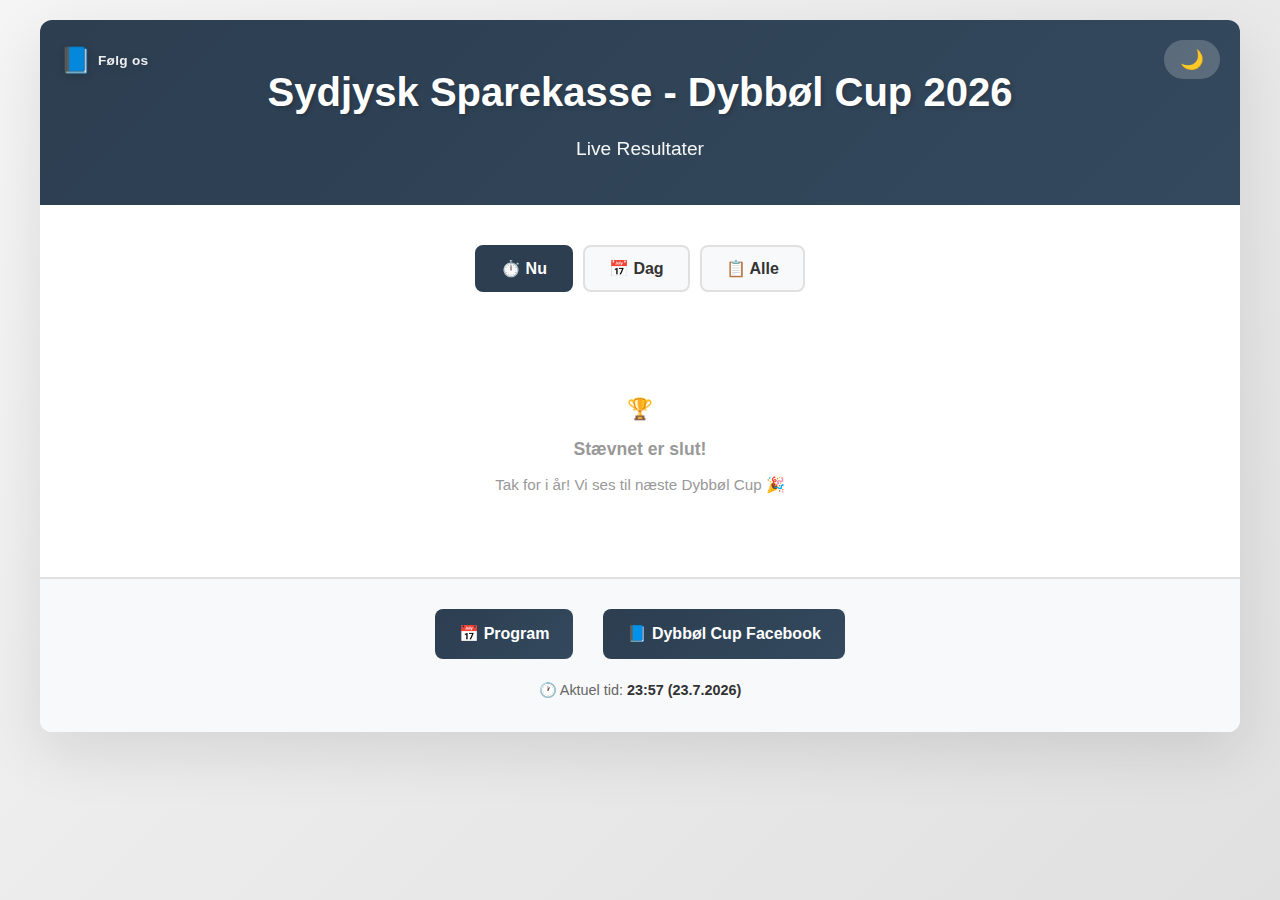
<file: Index.html>
<!DOCTYPE html>
<html lang="da">
<head>
    <meta charset="UTF-8">
    <meta name="viewport" content="width=device-width, initial-scale=1.0">
    <title>Sydjysk Sparekasse - Dybbøl Cup 2026</title>
    <link rel="stylesheet" href="lighttheme.css">
    <link rel="stylesheet" href="darktheme.css">
</head>
<body>
    <div class="container">
        <header>
            <button class="theme-toggle" id="themeToggle" aria-label="Toggle theme">
                <span id="themeIcon">🌙</span>
            </button>
            <a href="https://www.facebook.com/people/DC/61571639704588/" class="header-facebook-link" target="_blank" rel="noopener noreferrer" title="Dybbøl Cup Facebook">
                <span class="fb-icon">📘</span>
                <span class="fb-text">Følg os</span>
            </a>
            <h1>Sydjysk Sparekasse - Dybbøl Cup 2026</h1>
            <p>Live Resultater</p>
        </header>

        <div class="content">
            <!-- Filter Tabs -->
            <div class="filter-tabs">
                <button class="tab-button active" data-filter="now">⏱️ Nu</button>
                <button class="tab-button" data-filter="day">📅 Dag</button>
                <button class="tab-button" data-filter="all">📋 Alle</button>
            </div>

            <!-- Day Selector (hidden by default) -->
            <div class="day-selector" id="daySelector" style="display: none;">
                <button class="day-button" data-day="9.1.2026">Fredag 9/1</button>
                <button class="day-button" data-day="10.1.2026">Lørdag 10/1</button>
                <button class="day-button" data-day="11.1.2026">Søndag 11/1</button>
            </div>

            <!-- Court Filter (hidden by default) -->
            <div class="court-filter" id="courtFilter" style="display: none;">
                <div class="court-filter-label">Baner:</div>
                <div class="court-buttons" id="courtButtons">
                    <!-- Court buttons will be dynamically generated -->
                </div>
            </div>

            <div class="groups-container" id="groupsContainer">
                <!-- Groups will be loaded here by JavaScript -->
            </div>

            <div class="no-results" id="noResults" style="display: none;">
                Ingen grupper fundet
            </div>
        </div>

        <footer>
            <div class="footer-links">
                <a href="https://www.meinturnierplan.de/mt?DybboelCup26" class="footer-link" target="_blank" rel="noopener noreferrer">
                    📅 Program
                </a>
                <a href="https://www.facebook.com/people/DC/61571639704588/" class="footer-link" target="_blank" rel="noopener noreferrer">
                    📘 Dybbøl Cup Facebook
                </a>
            </div>
            <div class="footer-time">
                🕐 Aktuel tid: <span id="currentTime">--:--</span>
            </div>
        </footer>
    </div>

    <!-- Inline JSON data to avoid CORS issues with file:// protocol -->
    <script id="presentation-data" type="application/json">
[
  {
    "Group": "U5 Mix",
    "PresentationLink": "https://www.meinturnierplan.de/showit.php?id=26g4v98lg9",
    "Court": "Bane 1C (Rød)",
    "ScheduleDate": "10.1.2026",
    "StartTime": "08:30",
    "EndTime": "09:20"
  },
  {
    "Group": "U6 Mix - Gruppe 1",
    "PresentationLink": "https://www.meinturnierplan.de/showit.php?id=26u3k2vxrv",
    "Court": "Bane 1B (Gul)",
    "ScheduleDate": "10.1.2026",
    "StartTime": "08:30",
    "EndTime": "09:17"
  },
  {
    "Group": "U6 Mix - Gruppe 2",
    "PresentationLink": "https://www.meinturnierplan.de/showit.php?id=27fd2do656",
    "Court": "Bane 1A (Grøn)",
    "ScheduleDate": "10.1.2026",
    "StartTime": "08:30",
    "EndTime": "09:20"
  },
  {
    "Group": "U7 Mix - Gruppe 1",
    "PresentationLink": "https://www.meinturnierplan.de/showit.php?id=283e9vcxu7",
    "Court": "Bane 1A (Grøn)",
    "ScheduleDate": "10.1.2026",
    "StartTime": "09:25",
    "EndTime": "10:15"
  },
  {
    "Group": "U7 Mix - Gruppe 2",
    "PresentationLink": "https://www.meinturnierplan.de/showit.php?id=28hhk1jkp2",
    "Court": "Bane 1B (Gul)",
    "ScheduleDate": "10.1.2026",
    "StartTime": "09:55",
    "EndTime": "10:45"
  },
  {
    "Group": "U7 Mix - Gruppe 3",
    "PresentationLink": "https://www.meinturnierplan.de/showit.php?id=28tsu495au",
    "Court": "Bane 1C (Rød)",
    "ScheduleDate": "10.1.2026",
    "StartTime": "09:25",
    "EndTime": "10:15"
  },
  {
    "Group": "U7 Mix - Gruppe 4",
    "PresentationLink": "https://www.meinturnierplan.de/showit.php?id=19h7m3yq4j",
    "Court": "Bane 1A (Grøn)",
    "ScheduleDate": "10.1.2026",
    "StartTime": "10:20",
    "EndTime": "11:07"
  },
  {
    "Group": "U7 Mix - Gruppe 5",
    "PresentationLink": "https://www.meinturnierplan.de/showit.php?id=1beq8ui0rs",
    "Court": "Bane 1B (Gul)",
    "ScheduleDate": "10.1.2026",
    "StartTime": "10:50",
    "EndTime": "11:37"
  },
  {
    "Group": "U7 Mix - Gruppe 6",
    "PresentationLink": "https://www.meinturnierplan.de/showit.php?id=1bqdbx28ds",
    "Court": "Bane 1C (Rød)",
    "ScheduleDate": "10.1.2026",
    "StartTime": "10:20",
    "EndTime": "11:07"
  },
  {
    "Group": "U7 Mix - Gruppe 7",
    "PresentationLink": "https://www.meinturnierplan.de/showit.php?id=1a2gag5cxl",
    "Court": "Bane 1A (Grøn)",
    "ScheduleDate": "10.1.2026",
    "StartTime": "11:10",
    "EndTime": "11:57"
  },
  {
    "Group": "U8A/B Drenge",
    "PresentationLink": "https://www.meinturnierplan.de/showit.php?id=18m2pdyl7s",
    "Court": "Bane 3",
    "ScheduleDate": "10.1.2026",
    "StartTime": "11:50",
    "EndTime": "13:27"
  },
  {
    "Group": "U8B/C Drenge",
    "PresentationLink": "https://www.meinturnierplan.de/showit.php?id=181rmaw073",
    "Court": "Bane 2 & Bane 3",
    "ScheduleDate": "10.1.2026",
    "StartTime": "09:30",
    "EndTime": "11:44"
  },
  {
    "Group": "U9A/B Drenge",
    "PresentationLink": "https://www.meinturnierplan.de/showit.php?id=1qej3hisfm",
    "Court": "Bane 3",
    "ScheduleDate": "11.1.2026",
    "StartTime": "09:00",
    "EndTime": "10:10"
  },
  {
    "Group": "U9A/B Piger",
    "PresentationLink": "https://www.meinturnierplan.de/showit.php?id=1ts1r8zyre",
    "Court": "Bane 3",
    "ScheduleDate": "11.1.2026",
    "StartTime": "10:15",
    "EndTime": "11:25"
  },
  {
    "Group": "U9B/C Drenge",
    "PresentationLink": "https://www.meinturnierplan.de/showit.php?id=1pjm5sshpc",
    "Court": "Bane 1 & Bane 2",
    "ScheduleDate": "11.1.2026",
    "StartTime": "09:00",
    "EndTime": "10:50"
  },
  {
    "Group": "U10A Drenge",
    "PresentationLink": "https://www.meinturnierplan.de/showit.php?id=1vtdnu060l",
    "Court": "Bane 3",
    "ScheduleDate": "11.1.2026",
    "StartTime": "11:30",
    "EndTime": "13:01"
  },
  {
    "Group": "U10B Drenge",
    "PresentationLink": "https://www.meinturnierplan.de/showit.php?id=24xsfn8kia",
    "Court": "Bane 3",
    "ScheduleDate": "11.1.2026",
    "StartTime": "13:10",
    "EndTime": "15:27"
  },
  {
    "Group": "U10B/C Piger",
    "PresentationLink": "https://www.meinturnierplan.de/showit.php?id=1v5fwxuvrb",
    "Court": "Bane 1 & Bane 2",
    "ScheduleDate": "11.1.2026",
    "StartTime": "12:50",
    "EndTime": "14:24"
  },
  {
    "Group": "U10C Drenge",
    "PresentationLink": "https://www.meinturnierplan.de/showit.php?id=1r7cp1q6f9",
    "Court": "Bane 1 & Bane 2",
    "ScheduleDate": "11.1.2026",
    "StartTime": "10:55",
    "EndTime": "12:45"
  },
  {
    "Group": "U11A Drenge",
    "PresentationLink": "https://www.meinturnerplan.de/showit.php?id=1b3137p4vp",
    "Court": "Bane 3",
    "ScheduleDate": "10.1.2026",
    "StartTime": "13:35",
    "EndTime": "15:54"
  },
  {
    "Group": "U11B Drenge",
    "PresentationLink": "https://www.meinturnerplan.de/showit.php?id=19np9p5le3",
    "Court": "Bane 1 & Bane 2",
    "ScheduleDate": "10.1.2026",
    "StartTime": "14:15",
    "EndTime": "15:49"
  },
  {
    "Group": "U11B Piger",
    "PresentationLink": "https://www.meinturnerplan.de/showit.php?id=1wioffonux",
    "Court": "Bane 1",
    "ScheduleDate": "11.1.2026",
    "StartTime": "14:30",
    "EndTime": "15:43"
  },
  {
    "Group": "U11C Drenge",
    "PresentationLink": "https://www.meinturnerplan.de/showit.php?id=196t0v9zy9",
    "Court": "Bane 1 & Bane 2",
    "ScheduleDate": "10.1.2026",
    "StartTime": "12:20",
    "EndTime": "14:10"
  },
  {
    "Group": "U11C Piger",
    "PresentationLink": "https://www.meinturnerplan.de/showit.php?id=1y27sk6r1g",
    "Court": "Bane 2",
    "ScheduleDate": "11.1.2026",
    "StartTime": "14:30",
    "EndTime": "16:07"
  },
  {
    "Group": "U12B Drenge",
    "PresentationLink": "https://www.meinturnerplan.de/showit.php?id=1bco0c6yqe",
    "Court": "Bane 3",
    "ScheduleDate": "10.1.2026",
    "StartTime": "16:00",
    "EndTime": "17:57"
  },
  {
    "Group": "U12B/C Piger",
    "PresentationLink": "https://www.meinturnerplan.de/showit.php?id=25wxhnfhz1",
    "Court": "Bane 3",
    "ScheduleDate": "11.1.2026",
    "StartTime": "15:35",
    "EndTime": "16:45"
  },
  {
    "Group": "U13B Drenge",
    "PresentationLink": "https://www.meinturnierplan.de/showit.php?id=1a0on6zxj3",
    "Court": "Bane 1 & Bane 2",
    "ScheduleDate": "10.1.2026",
    "StartTime": "15:55",
    "EndTime": "17:45"
  },
  {
    "Group": "U13B/C Piger",
    "PresentationLink": "https://www.meinturnierplan.de/showit.php?id=25ed1fj529",
    "Court": "Bane 2",
    "ScheduleDate": "11.1.2026",
    "StartTime": "16:10",
    "EndTime": "17:23"
  },
  {
    "Group": "U14A/B Piger",
    "PresentationLink": "https://www.meinturnierplan.de/showit.php?id=1aqsj7r9bh",
    "Court": "Bane 2",
    "ScheduleDate": "11.1.2026",
    "StartTime": "17:25",
    "EndTime": "18:40"
  },
  {
    "Group": "U14B Drenge",
    "PresentationLink": "https://www.meinturnierplan.de/showit.php?id=1b2gdkein2",
    "Court": "Bane 3",
    "ScheduleDate": "9.1.2026",
    "StartTime": "17:00",
    "EndTime": "19:17"
  },
  {
    "Group": "U14B/C Piger",
    "PresentationLink": "https://www.meinturnierplan.de/showit.php?id=1afkq8qho4",
    "Court": "Bane 1",
    "ScheduleDate": "11.1.2026",
    "StartTime": "15:45",
    "EndTime": "18:02"
  },
  {
    "Group": "U15B Drenge",
    "PresentationLink": "https://www.meinturnierplan.de/showit.php?id=1r3266l7kz",
    "Court": "Bane 1 & Bane 2",
    "ScheduleDate": "9.1.2026",
    "StartTime": "17:00",
    "EndTime": "19:09"
  },
  {
    "Group": "U16A Drenge",
    "PresentationLink": "https://www.meinturnerplan.de/showit.php?id=1cg7kb9zk0",
    "Court": "Bane 3",
    "ScheduleDate": "9.1.2026",
    "StartTime": "19:25",
    "EndTime": "20:35"
  },
  {
    "Group": "U17 Piger",
    "PresentationLink": "https://www.meinturnierplan.de/showit.php?id=1czhns8o2o",
    "Court": "Bane 1",
    "ScheduleDate": "9.1.2026",
    "StartTime": "19:15",
    "EndTime": "20:25"
  },
  {
    "Group": "Senior herre",
    "PresentationLink": "https://www.meinturnierplan.de/showit.php?id=1bw7i06h7q",
    "Court": "Bane 2",
    "ScheduleDate": "9.1.2026",
    "StartTime": "19:15",
    "EndTime": "21:32"
  }
]
    </script>
    
    <script src="app.js"></script>
</body>
</html>
</file>
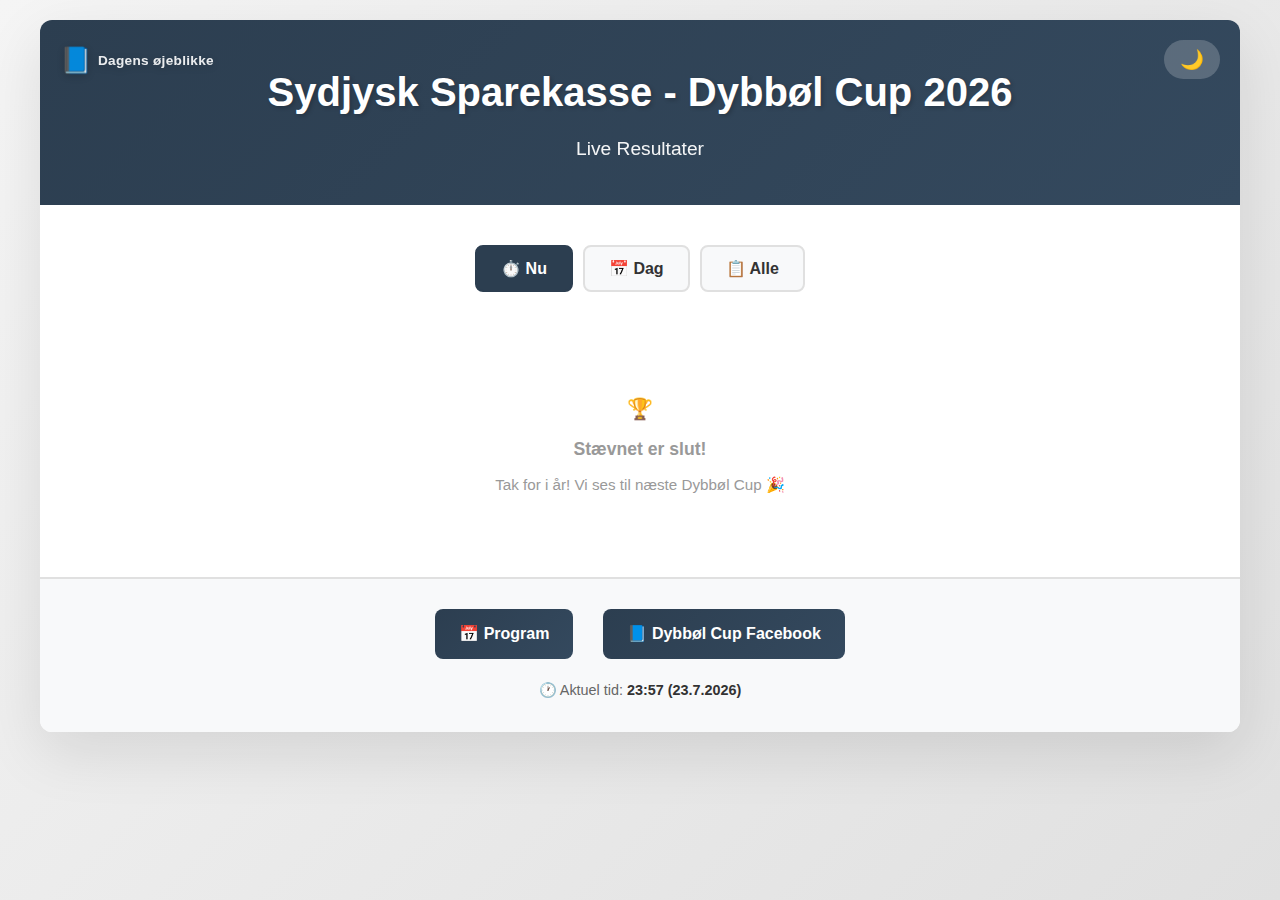
<file: index.html>
<!DOCTYPE html>
<html lang="da">
<head>
    <meta charset="UTF-8">
    <meta name="viewport" content="width=device-width, initial-scale=1.0">
    <title>Sydjysk Sparekasse - Dybbøl Cup 2026</title>
    <link rel="stylesheet" href="lighttheme.css">
    <link rel="stylesheet" href="darktheme.css">
</head>
<body>
    <div class="container">
        <header>
            <button class="theme-toggle" id="themeToggle" aria-label="Toggle theme">
                <span id="themeIcon">🌙</span>
            </button>
            <a href="https://www.facebook.com/people/DC/61571639704588/" class="header-facebook-link" target="_blank" rel="noopener noreferrer" title="Dybbøl Cup Facebook">
                <span class="fb-icon">📘</span>
                <span class="fb-text">Dagens øjeblikke</span>
            </a>
            <h1>Sydjysk Sparekasse - Dybbøl Cup 2026</h1>
            <p>Live Resultater</p>
        </header>

        <div class="content">
            <!-- Filter Tabs -->
            <div class="filter-tabs">
                <button class="tab-button active" data-filter="now">⏱️ Nu</button>
                <button class="tab-button" data-filter="day">📅 Dag</button>
                <button class="tab-button" data-filter="all">📋 Alle</button>
            </div>

            <!-- Day Selector (hidden by default) -->
            <div class="day-selector" id="daySelector" style="display: none;">
                <button class="day-button" data-day="9.1.2026">Fredag 9/1</button>
                <button class="day-button" data-day="10.1.2026">Lørdag 10/1</button>
                <button class="day-button" data-day="11.1.2026">Søndag 11/1</button>
            </div>

            <!-- Court Filter (hidden by default) -->
            <div class="court-filter" id="courtFilter" style="display: none;">
                <div class="court-filter-label">Baner:</div>
                <div class="court-buttons" id="courtButtons">
                    <!-- Court buttons will be dynamically generated -->
                </div>
            </div>

            <div class="groups-container" id="groupsContainer">
                <!-- Groups will be loaded here by JavaScript -->
            </div>

            <div class="no-results" id="noResults" style="display: none;">
                Ingen grupper fundet
            </div>
        </div>

        <footer>
            <div class="footer-links">
                <a href="https://www.meinturnierplan.de/mt?DybboelCup26" class="footer-link" target="_blank" rel="noopener noreferrer">
                    📅 Program
                </a>
                <a href="https://www.facebook.com/people/DC/61571639704588/" class="footer-link" target="_blank" rel="noopener noreferrer">
                    📘 Dybbøl Cup Facebook
                </a>
            </div>
            <div class="footer-time">
                🕐 Aktuel tid: <span id="currentTime">--:--</span>
            </div>
        </footer>
    </div>

    <!-- Inline JSON data to avoid CORS issues with file:// protocol -->
    <script id="presentation-data" type="application/json">
[
  {
    "Group": "U5 Mix",
    "PresentationLink": "https://www.meinturnierplan.de/showit.php?id=26g4v98lg9",
    "Court": "Bane 1C (Rød)",
    "ScheduleDate": "10.1.2026",
    "StartTime": "08:30",
    "EndTime": "09:20"
  },
  {
    "Group": "U6 Mix - Gruppe 1",
    "PresentationLink": "https://www.meinturnierplan.de/showit.php?id=26u3k2vxrv",
    "Court": "Bane 1B (Gul)",
    "ScheduleDate": "10.1.2026",
    "StartTime": "08:30",
    "EndTime": "09:17"
  },
  {
    "Group": "U6 Mix - Gruppe 2",
    "PresentationLink": "https://www.meinturnierplan.de/showit.php?id=27fd2do656",
    "Court": "Bane 1A (Grøn)",
    "ScheduleDate": "10.1.2026",
    "StartTime": "08:30",
    "EndTime": "09:20"
  },
  {
    "Group": "U7 Mix - Gruppe 1",
    "PresentationLink": "https://www.meinturnierplan.de/showit.php?id=283e9vcxu7",
    "Court": "Bane 1A (Grøn)",
    "ScheduleDate": "10.1.2026",
    "StartTime": "09:25",
    "EndTime": "10:15"
  },
  {
    "Group": "U7 Mix - Gruppe 2",
    "PresentationLink": "https://www.meinturnierplan.de/showit.php?id=28hhk1jkp2",
    "Court": "Bane 1B (Gul)",
    "ScheduleDate": "10.1.2026",
    "StartTime": "09:55",
    "EndTime": "10:45"
  },
  {
    "Group": "U7 Mix - Gruppe 3",
    "PresentationLink": "https://www.meinturnierplan.de/showit.php?id=28tsu495au",
    "Court": "Bane 1C (Rød)",
    "ScheduleDate": "10.1.2026",
    "StartTime": "09:25",
    "EndTime": "10:15"
  },
  {
    "Group": "U7 Mix - Gruppe 4",
    "PresentationLink": "https://www.meinturnierplan.de/showit.php?id=19h7m3yq4j",
    "Court": "Bane 1A (Grøn)",
    "ScheduleDate": "10.1.2026",
    "StartTime": "10:20",
    "EndTime": "11:07"
  },
  {
    "Group": "U7 Mix - Gruppe 5",
    "PresentationLink": "https://www.meinturnierplan.de/showit.php?id=1beq8ui0rs",
    "Court": "Bane 1B (Gul)",
    "ScheduleDate": "10.1.2026",
    "StartTime": "10:50",
    "EndTime": "11:37"
  },
  {
    "Group": "U7 Mix - Gruppe 6",
    "PresentationLink": "https://www.meinturnierplan.de/showit.php?id=1bqdbx28ds",
    "Court": "Bane 1C (Rød)",
    "ScheduleDate": "10.1.2026",
    "StartTime": "10:20",
    "EndTime": "11:07"
  },
  {
    "Group": "U7 Mix - Gruppe 7",
    "PresentationLink": "https://www.meinturnierplan.de/showit.php?id=1a2gag5cxl",
    "Court": "Bane 1A (Grøn)",
    "ScheduleDate": "10.1.2026",
    "StartTime": "11:10",
    "EndTime": "11:57"
  },
  {
    "Group": "U8A/B Drenge",
    "PresentationLink": "https://www.meinturnierplan.de/showit.php?id=18m2pdyl7s",
    "Court": "Bane 3",
    "ScheduleDate": "10.1.2026",
    "StartTime": "11:50",
    "EndTime": "13:27"
  },
  {
    "Group": "U8B/C Drenge",
    "PresentationLink": "https://www.meinturnierplan.de/showit.php?id=181rmaw073",
    "Court": "Bane 2 & Bane 3",
    "ScheduleDate": "10.1.2026",
    "StartTime": "09:30",
    "EndTime": "11:44"
  },
  {
    "Group": "U9A/B Drenge",
    "PresentationLink": "https://www.meinturnierplan.de/showit.php?id=1qej3hisfm",
    "Court": "Bane 3",
    "ScheduleDate": "11.1.2026",
    "StartTime": "09:00",
    "EndTime": "10:10"
  },
  {
    "Group": "U9A/B Piger",
    "PresentationLink": "https://www.meinturnierplan.de/showit.php?id=1ts1r8zyre",
    "Court": "Bane 3",
    "ScheduleDate": "11.1.2026",
    "StartTime": "10:15",
    "EndTime": "11:25"
  },
  {
    "Group": "U9B/C Drenge",
    "PresentationLink": "https://www.meinturnierplan.de/showit.php?id=1pjm5sshpc",
    "Court": "Bane 1 & Bane 2",
    "ScheduleDate": "11.1.2026",
    "StartTime": "09:00",
    "EndTime": "10:50"
  },
  {
    "Group": "U10A Drenge",
    "PresentationLink": "https://www.meinturnierplan.de/showit.php?id=1vtdnu060l",
    "Court": "Bane 3",
    "ScheduleDate": "11.1.2026",
    "StartTime": "11:30",
    "EndTime": "13:01"
  },
  {
    "Group": "U10B Drenge",
    "PresentationLink": "https://www.meinturnierplan.de/showit.php?id=24xsfn8kia",
    "Court": "Bane 3",
    "ScheduleDate": "11.1.2026",
    "StartTime": "13:10",
    "EndTime": "15:27"
  },
  {
    "Group": "U10B/C Piger",
    "PresentationLink": "https://www.meinturnierplan.de/showit.php?id=1v5fwxuvrb",
    "Court": "Bane 1 & Bane 2",
    "ScheduleDate": "11.1.2026",
    "StartTime": "12:50",
    "EndTime": "14:24"
  },
  {
    "Group": "U10C Drenge",
    "PresentationLink": "https://www.meinturnierplan.de/showit.php?id=1r7cp1q6f9",
    "Court": "Bane 1 & Bane 2",
    "ScheduleDate": "11.1.2026",
    "StartTime": "10:55",
    "EndTime": "12:45"
  },
  {
    "Group": "U11A Drenge",
    "PresentationLink": "https://www.meinturnierplan.de/showit.php?id=1b3137p4vp",
    "Court": "Bane 3",
    "ScheduleDate": "10.1.2026",
    "StartTime": "13:35",
    "EndTime": "15:54"
  },
  {
    "Group": "U11B Drenge",
    "PresentationLink": "https://www.meinturnierplan.de/showit.php?id=19np9p5le3",
    "Court": "Bane 1 & Bane 2",
    "ScheduleDate": "10.1.2026",
    "StartTime": "14:15",
    "EndTime": "15:49"
  },
  {
    "Group": "U11B Piger",
    "PresentationLink": "https://www.meinturnierplan.de/showit.php?id=1wioffonux",
    "Court": "Bane 1",
    "ScheduleDate": "11.1.2026",
    "StartTime": "14:30",
    "EndTime": "15:43"
  },
  {
    "Group": "U11C Drenge",
    "PresentationLink": "https://www.meinturnierplan.de/showit.php?id=196t0v9zy9",
    "Court": "Bane 1 & Bane 2",
    "ScheduleDate": "10.1.2026",
    "StartTime": "12:20",
    "EndTime": "14:10"
  },
  {
    "Group": "U11C Piger",
    "PresentationLink": "https://www.meinturnierplan.de/showit.php?id=1y27sk6r1g",
    "Court": "Bane 2",
    "ScheduleDate": "11.1.2026",
    "StartTime": "14:30",
    "EndTime": "16:07"
  },
  {
    "Group": "U12B Drenge",
    "PresentationLink": "https://www.meinturnierplan.de/showit.php?id=1bco0c6yqe",
    "Court": "Bane 3",
    "ScheduleDate": "10.1.2026",
    "StartTime": "16:00",
    "EndTime": "17:57"
  },
  {
    "Group": "U12B/C Piger",
    "PresentationLink": "https://www.meinturnierplan.de/showit.php?id=25wxhnfhz1",
    "Court": "Bane 3",
    "ScheduleDate": "11.1.2026",
    "StartTime": "15:35",
    "EndTime": "16:45"
  },
  {
    "Group": "U13B Drenge",
    "PresentationLink": "https://www.meinturnierplan.de/showit.php?id=1a0on6zxj3",
    "Court": "Bane 1 & Bane 2",
    "ScheduleDate": "10.1.2026",
    "StartTime": "15:55",
    "EndTime": "17:45"
  },
  {
    "Group": "U13B/C Piger",
    "PresentationLink": "https://www.meinturnierplan.de/showit.php?id=25ed1fj529",
    "Court": "Bane 2",
    "ScheduleDate": "11.1.2026",
    "StartTime": "16:10",
    "EndTime": "17:23"
  },
  {
    "Group": "U14A/B Piger",
    "PresentationLink": "https://www.meinturnierplan.de/showit.php?id=1aqsj7r9bh",
    "Court": "Bane 2",
    "ScheduleDate": "11.1.2026",
    "StartTime": "17:25",
    "EndTime": "18:40"
  },
  {
    "Group": "U14B Drenge",
    "PresentationLink": "https://www.meinturnierplan.de/showit.php?id=1b2gdkein2",
    "Court": "Bane 3",
    "ScheduleDate": "9.1.2026",
    "StartTime": "17:00",
    "EndTime": "19:17"
  },
  {
    "Group": "U14B/C Piger",
    "PresentationLink": "https://www.meinturnierplan.de/showit.php?id=1afkq8qho4",
    "Court": "Bane 1",
    "ScheduleDate": "11.1.2026",
    "StartTime": "15:45",
    "EndTime": "18:02"
  },
  {
    "Group": "U15B Drenge",
    "PresentationLink": "https://www.meinturnierplan.de/showit.php?id=1r3266l7kz",
    "Court": "Bane 1 & Bane 2",
    "ScheduleDate": "9.1.2026",
    "StartTime": "17:00",
    "EndTime": "19:09"
  },
  {
    "Group": "U16A Drenge",
    "PresentationLink": "https://www.meinturnerplan.de/showit.php?id=1cg7kb9zk0",
    "Court": "Bane 3",
    "ScheduleDate": "9.1.2026",
    "StartTime": "19:25",
    "EndTime": "20:35"
  },
  {
    "Group": "U17 Piger",
    "PresentationLink": "https://www.meinturnerplan.de/showit.php?id=1czhns8o2o",
    "Court": "Bane 1",
    "ScheduleDate": "9.1.2026",
    "StartTime": "19:15",
    "EndTime": "20:25"
  },
  {
    "Group": "Senior herre",
    "PresentationLink": "https://www.meinturnierplan.de/showit.php?id=1bw7i06h7q",
    "Court": "Bane 2",
    "ScheduleDate": "9.1.2026",
    "StartTime": "19:15",
    "EndTime": "21:32"
  }
]
    </script>
    
    <script src="app.js"></script>
</body>
</html>
</file>
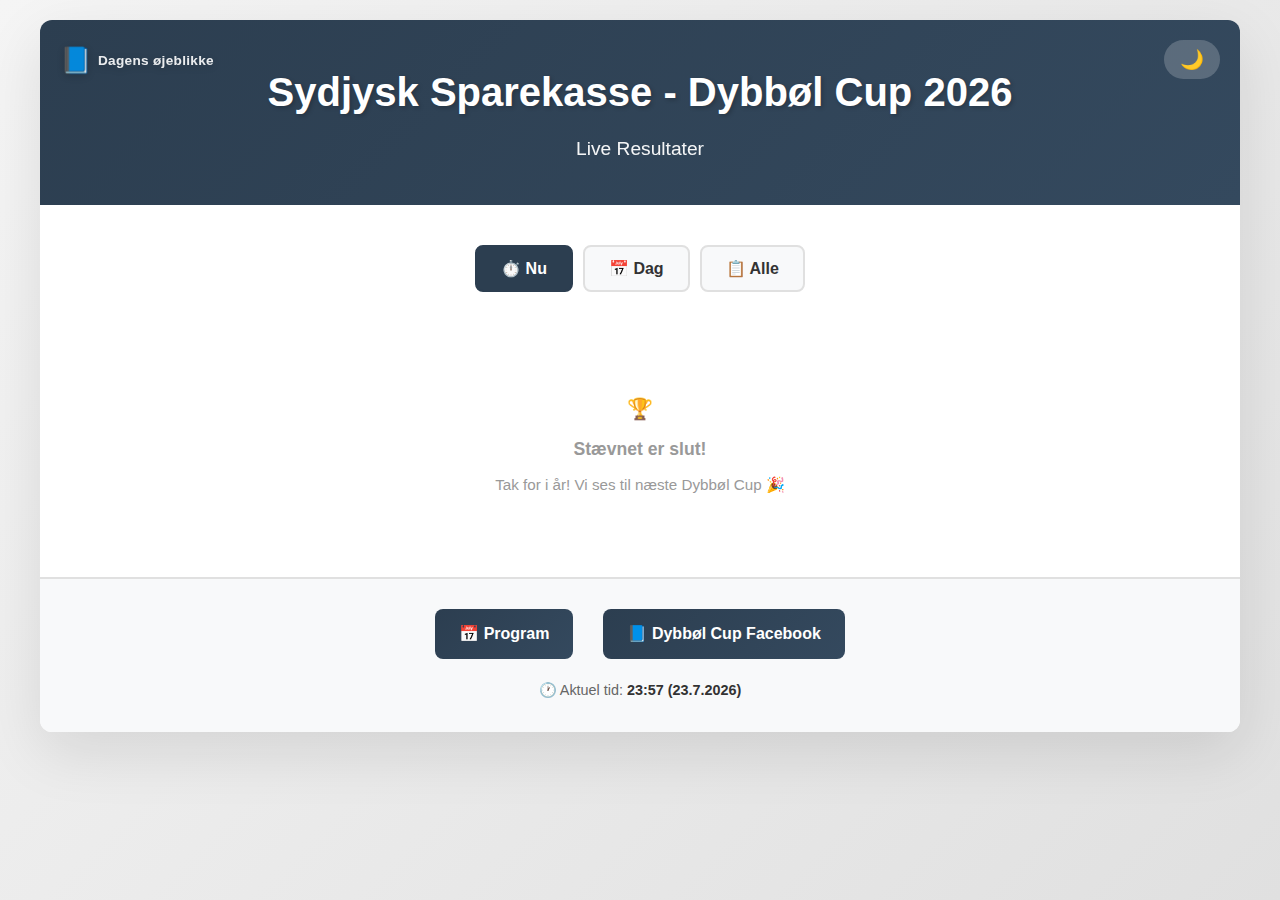
<file: docs/Index.html>
<!DOCTYPE html>
<html lang="da">
<head>
    <meta charset="UTF-8">
    <meta name="viewport" content="width=device-width, initial-scale=1.0">
    <title>Sydjysk Sparekasse - Dybbøl Cup 2026</title>
    <link rel="stylesheet" href="lighttheme.css">
    <link rel="stylesheet" href="darktheme.css">
</head>
<body>
    <div class="container">
        <header>
            <button class="theme-toggle" id="themeToggle" aria-label="Toggle theme">
                <span id="themeIcon">🌙</span>
            </button>
            <a href="https://www.facebook.com/people/DC/61571639704588/" class="header-facebook-link" target="_blank" rel="noopener noreferrer" title="Dybbøl Cup Facebook">
                <span class="fb-icon">📘</span>
                <span class="fb-text">Dagens øjeblikke</span>
            </a>
            <h1>Sydjysk Sparekasse - Dybbøl Cup 2026</h1>
            <p>Live Resultater</p>
        </header>

        <div class="content">
            <!-- Filter Tabs -->
            <div class="filter-tabs">
                <button class="tab-button active" data-filter="now">⏱️ Nu</button>
                <button class="tab-button" data-filter="day">📅 Dag</button>
                <button class="tab-button" data-filter="all">📋 Alle</button>
            </div>

            <!-- Day Selector (hidden by default) -->
            <div class="day-selector" id="daySelector" style="display: none;">
                <button class="day-button" data-day="9.1.2026">Fredag 9/1</button>
                <button class="day-button" data-day="10.1.2026">Lørdag 10/1</button>
                <button class="day-button" data-day="11.1.2026">Søndag 11/1</button>
            </div>

            <!-- Court Filter (hidden by default) -->
            <div class="court-filter" id="courtFilter" style="display: none;">
                <div class="court-filter-label">Baner:</div>
                <div class="court-buttons" id="courtButtons">
                    <!-- Court buttons will be dynamically generated -->
                </div>
            </div>

            <div class="groups-container" id="groupsContainer">
                <!-- Groups will be loaded here by JavaScript -->
            </div>

            <div class="no-results" id="noResults" style="display: none;">
                Ingen grupper fundet
            </div>
        </div>

        <footer>
            <div class="footer-links">
                <a href="https://www.meinturnierplan.de/mt?DybboelCup26" class="footer-link" target="_blank" rel="noopener noreferrer">
                    📅 Program
                </a>
                <a href="https://www.facebook.com/people/DC/61571639704588/" class="footer-link" target="_blank" rel="noopener noreferrer">
                    📘 Dybbøl Cup Facebook
                </a>
            </div>
            <div class="footer-time">
                🕐 Aktuel tid: <span id="currentTime">--:--</span>
            </div>
        </footer>
    </div>

    <!-- Inline JSON data to avoid CORS issues with file:// protocol -->
    <script id="presentation-data" type="application/json">
[
  {
    "Group": "U5 Mix",
    "PresentationLink": "https://www.meinturnierplan.de/showit.php?id=26g4v98lg9",
    "Court": "Bane 1C (Rød)",
    "ScheduleDate": "10.1.2026",
    "StartTime": "08:30",
    "EndTime": "09:20"
  },
  {
    "Group": "U6 Mix - Gruppe 1",
    "PresentationLink": "https://www.meinturnierplan.de/showit.php?id=26u3k2vxrv",
    "Court": "Bane 1B (Gul)",
    "ScheduleDate": "10.1.2026",
    "StartTime": "08:30",
    "EndTime": "09:17"
  },
  {
    "Group": "U6 Mix - Gruppe 2",
    "PresentationLink": "https://www.meinturnierplan.de/showit.php?id=27fd2do656",
    "Court": "Bane 1A (Grøn)",
    "ScheduleDate": "10.1.2026",
    "StartTime": "08:30",
    "EndTime": "09:20"
  },
  {
    "Group": "U7 Mix - Gruppe 1",
    "PresentationLink": "https://www.meinturnierplan.de/showit.php?id=283e9vcxu7",
    "Court": "Bane 1A (Grøn)",
    "ScheduleDate": "10.1.2026",
    "StartTime": "09:25",
    "EndTime": "10:15"
  },
  {
    "Group": "U7 Mix - Gruppe 2",
    "PresentationLink": "https://www.meinturnierplan.de/showit.php?id=28hhk1jkp2",
    "Court": "Bane 1B (Gul)",
    "ScheduleDate": "10.1.2026",
    "StartTime": "09:55",
    "EndTime": "10:45"
  },
  {
    "Group": "U7 Mix - Gruppe 3",
    "PresentationLink": "https://www.meinturnierplan.de/showit.php?id=28tsu495au",
    "Court": "Bane 1C (Rød)",
    "ScheduleDate": "10.1.2026",
    "StartTime": "09:25",
    "EndTime": "10:15"
  },
  {
    "Group": "U7 Mix - Gruppe 4",
    "PresentationLink": "https://www.meinturnierplan.de/showit.php?id=19h7m3yq4j",
    "Court": "Bane 1A (Grøn)",
    "ScheduleDate": "10.1.2026",
    "StartTime": "10:20",
    "EndTime": "11:07"
  },
  {
    "Group": "U7 Mix - Gruppe 5",
    "PresentationLink": "https://www.meinturnierplan.de/showit.php?id=1beq8ui0rs",
    "Court": "Bane 1B (Gul)",
    "ScheduleDate": "10.1.2026",
    "StartTime": "10:50",
    "EndTime": "11:37"
  },
  {
    "Group": "U7 Mix - Gruppe 6",
    "PresentationLink": "https://www.meinturnierplan.de/showit.php?id=1bqdbx28ds",
    "Court": "Bane 1C (Rød)",
    "ScheduleDate": "10.1.2026",
    "StartTime": "10:20",
    "EndTime": "11:07"
  },
  {
    "Group": "U7 Mix - Gruppe 7",
    "PresentationLink": "https://www.meinturnierplan.de/showit.php?id=1a2gag5cxl",
    "Court": "Bane 1A (Grøn)",
    "ScheduleDate": "10.1.2026",
    "StartTime": "11:10",
    "EndTime": "11:57"
  },
  {
    "Group": "U8A/B Drenge",
    "PresentationLink": "https://www.meinturnierplan.de/showit.php?id=18m2pdyl7s",
    "Court": "Bane 3",
    "ScheduleDate": "10.1.2026",
    "StartTime": "11:50",
    "EndTime": "13:27"
  },
  {
    "Group": "U8B/C Drenge",
    "PresentationLink": "https://www.meinturnierplan.de/showit.php?id=181rmaw073",
    "Court": "Bane 2 & Bane 3",
    "ScheduleDate": "10.1.2026",
    "StartTime": "09:30",
    "EndTime": "11:44"
  },
  {
    "Group": "U9A/B Drenge",
    "PresentationLink": "https://www.meinturnierplan.de/showit.php?id=1qej3hisfm",
    "Court": "Bane 3",
    "ScheduleDate": "11.1.2026",
    "StartTime": "09:00",
    "EndTime": "10:10"
  },
  {
    "Group": "U9A/B Piger",
    "PresentationLink": "https://www.meinturnierplan.de/showit.php?id=1ts1r8zyre",
    "Court": "Bane 3",
    "ScheduleDate": "11.1.2026",
    "StartTime": "10:15",
    "EndTime": "11:25"
  },
  {
    "Group": "U9B/C Drenge",
    "PresentationLink": "https://www.meinturnierplan.de/showit.php?id=1pjm5sshpc",
    "Court": "Bane 1 & Bane 2",
    "ScheduleDate": "11.1.2026",
    "StartTime": "09:00",
    "EndTime": "10:50"
  },
  {
    "Group": "U10A Drenge",
    "PresentationLink": "https://www.meinturnierplan.de/showit.php?id=1vtdnu060l",
    "Court": "Bane 3",
    "ScheduleDate": "11.1.2026",
    "StartTime": "11:30",
    "EndTime": "13:01"
  },
  {
    "Group": "U10B Drenge",
    "PresentationLink": "https://www.meinturnierplan.de/showit.php?id=24xsfn8kia",
    "Court": "Bane 3",
    "ScheduleDate": "11.1.2026",
    "StartTime": "13:10",
    "EndTime": "15:27"
  },
  {
    "Group": "U10B/C Piger",
    "PresentationLink": "https://www.meinturnierplan.de/showit.php?id=1v5fwxuvrb",
    "Court": "Bane 1 & Bane 2",
    "ScheduleDate": "11.1.2026",
    "StartTime": "12:50",
    "EndTime": "14:24"
  },
  {
    "Group": "U10C Drenge",
    "PresentationLink": "https://www.meinturnierplan.de/showit.php?id=1r7cp1q6f9",
    "Court": "Bane 1 & Bane 2",
    "ScheduleDate": "11.1.2026",
    "StartTime": "10:55",
    "EndTime": "12:45"
  },
  {
    "Group": "U11A Drenge",
    "PresentationLink": "https://www.meinturnerplan.de/showit.php?id=1b3137p4vp",
    "Court": "Bane 3",
    "ScheduleDate": "10.1.2026",
    "StartTime": "13:35",
    "EndTime": "15:54"
  },
  {
    "Group": "U11B Drenge",
    "PresentationLink": "https://www.meinturnerplan.de/showit.php?id=19np9p5le3",
    "Court": "Bane 1 & Bane 2",
    "ScheduleDate": "10.1.2026",
    "StartTime": "14:15",
    "EndTime": "15:49"
  },
  {
    "Group": "U11B Piger",
    "PresentationLink": "https://www.meinturnerplan.de/showit.php?id=1wioffonux",
    "Court": "Bane 1",
    "ScheduleDate": "11.1.2026",
    "StartTime": "14:30",
    "EndTime": "15:43"
  },
  {
    "Group": "U11C Drenge",
    "PresentationLink": "https://www.meinturnerplan.de/showit.php?id=196t0v9zy9",
    "Court": "Bane 1 & Bane 2",
    "ScheduleDate": "10.1.2026",
    "StartTime": "12:20",
    "EndTime": "14:10"
  },
  {
    "Group": "U11C Piger",
    "PresentationLink": "https://www.meinturnerplan.de/showit.php?id=1y27sk6r1g",
    "Court": "Bane 2",
    "ScheduleDate": "11.1.2026",
    "StartTime": "14:30",
    "EndTime": "16:07"
  },
  {
    "Group": "U12B Drenge",
    "PresentationLink": "https://www.meinturnerplan.de/showit.php?id=1bco0c6yqe",
    "Court": "Bane 3",
    "ScheduleDate": "10.1.2026",
    "StartTime": "16:00",
    "EndTime": "17:57"
  },
  {
    "Group": "U12B/C Piger",
    "PresentationLink": "https://www.meinturnerplan.de/showit.php?id=25wxhnfhz1",
    "Court": "Bane 3",
    "ScheduleDate": "11.1.2026",
    "StartTime": "15:35",
    "EndTime": "16:45"
  },
  {
    "Group": "U13B Drenge",
    "PresentationLink": "https://www.meinturnierplan.de/showit.php?id=1a0on6zxj3",
    "Court": "Bane 1 & Bane 2",
    "ScheduleDate": "10.1.2026",
    "StartTime": "15:55",
    "EndTime": "17:45"
  },
  {
    "Group": "U13B/C Piger",
    "PresentationLink": "https://www.meinturnierplan.de/showit.php?id=25ed1fj529",
    "Court": "Bane 2",
    "ScheduleDate": "11.1.2026",
    "StartTime": "16:10",
    "EndTime": "17:23"
  },
  {
    "Group": "U14A/B Piger",
    "PresentationLink": "https://www.meinturnierplan.de/showit.php?id=1aqsj7r9bh",
    "Court": "Bane 2",
    "ScheduleDate": "11.1.2026",
    "StartTime": "17:25",
    "EndTime": "18:40"
  },
  {
    "Group": "U14B Drenge",
    "PresentationLink": "https://www.meinturnierplan.de/showit.php?id=1b2gdkein2",
    "Court": "Bane 3",
    "ScheduleDate": "9.1.2026",
    "StartTime": "17:00",
    "EndTime": "19:17"
  },
  {
    "Group": "U14B/C Piger",
    "PresentationLink": "https://www.meinturnierplan.de/showit.php?id=1afkq8qho4",
    "Court": "Bane 1",
    "ScheduleDate": "11.1.2026",
    "StartTime": "15:45",
    "EndTime": "18:02"
  },
  {
    "Group": "U15B Drenge",
    "PresentationLink": "https://www.meinturnierplan.de/showit.php?id=1r3266l7kz",
    "Court": "Bane 1 & Bane 2",
    "ScheduleDate": "9.1.2026",
    "StartTime": "17:00",
    "EndTime": "19:09"
  },
  {
    "Group": "U16A Drenge",
    "PresentationLink": "https://www.meinturnerplan.de/showit.php?id=1cg7kb9zk0",
    "Court": "Bane 3",
    "ScheduleDate": "9.1.2026",
    "StartTime": "19:25",
    "EndTime": "20:35"
  },
  {
    "Group": "U17 Piger",
    "PresentationLink": "https://www.meinturnierplan.de/showit.php?id=1czhns8o2o",
    "Court": "Bane 1",
    "ScheduleDate": "9.1.2026",
    "StartTime": "19:15",
    "EndTime": "20:25"
  },
  {
    "Group": "Senior herre",
    "PresentationLink": "https://www.meinturnierplan.de/showit.php?id=1bw7i06h7q",
    "Court": "Bane 2",
    "ScheduleDate": "9.1.2026",
    "StartTime": "19:15",
    "EndTime": "21:32"
  }
]
    </script>
    
    <script src="app.js"></script>
</body>
</html>
</file>
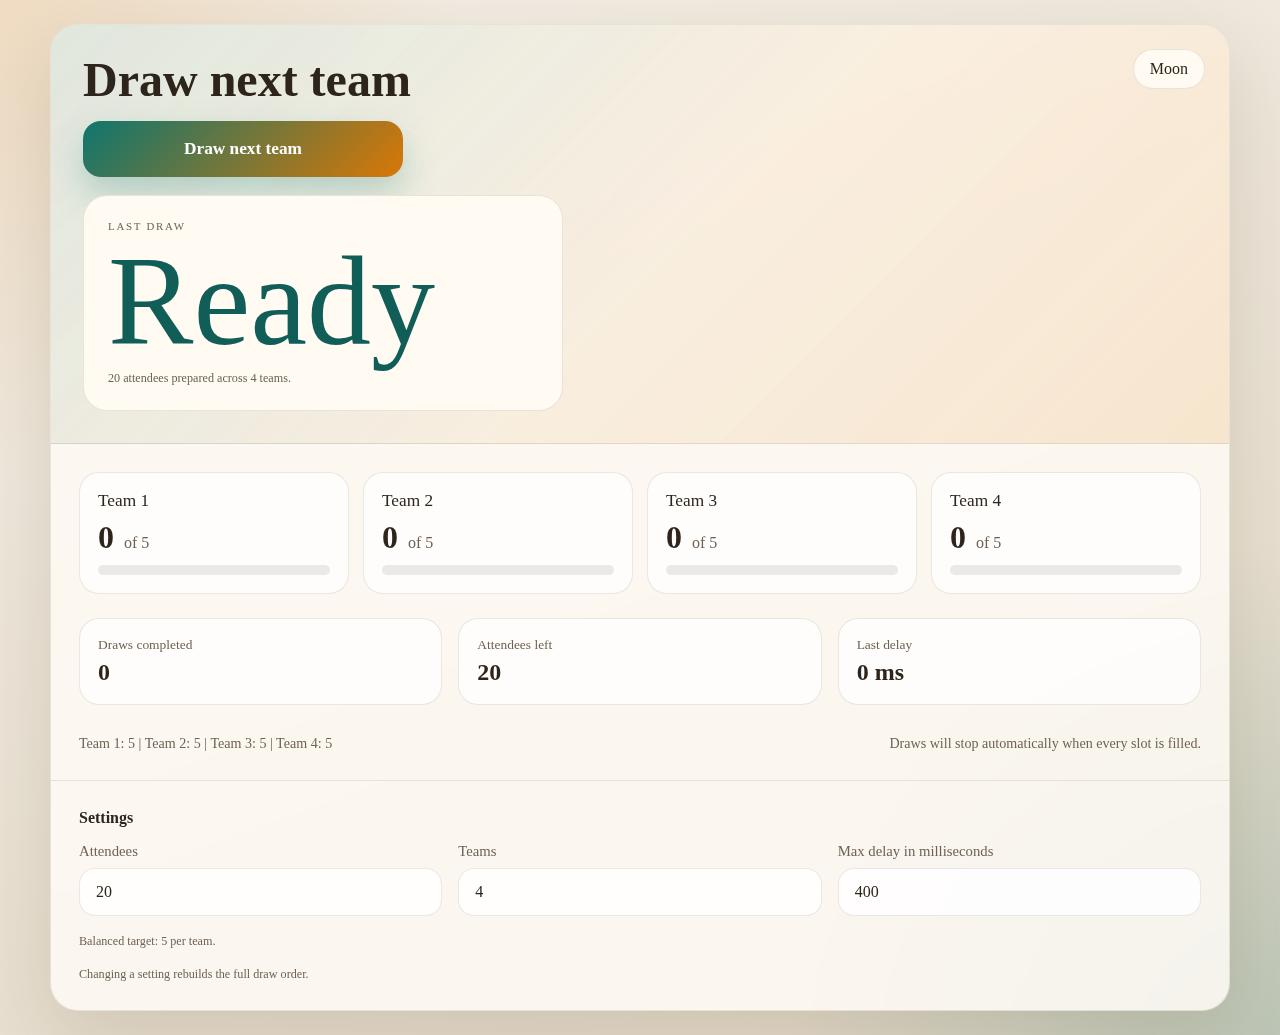
<file: team-randomizer.html>
<!DOCTYPE html>
<html lang="en">
<head>
    <meta charset="UTF-8">
    <meta name="viewport" content="width=device-width, initial-scale=1.0">
    <title>Team Randomizer</title>
    <style>
        :root {
            --bg: #f4efe6;
            --bg-accent: #e3d8c6;
            --panel: rgba(255, 251, 245, 0.82);
            --panel-strong: #fffaf2;
            --text: #2d241b;
            --muted: #6f6254;
            --line: rgba(85, 63, 36, 0.12);
            --shadow: 0 28px 80px rgba(60, 39, 16, 0.14);
            --primary: #0f766e;
            --primary-strong: #115e59;
            --primary-soft: rgba(15, 118, 110, 0.12);
            --highlight: #d97706;
            --highlight-soft: rgba(217, 119, 6, 0.14);
            --card: rgba(255, 255, 255, 0.72);
            --card-complete: rgba(15, 118, 110, 0.12);
            --input: rgba(255, 255, 255, 0.85);
        }

        :root[data-theme="dark"] {
            --bg: #121414;
            --bg-accent: #1d2525;
            --panel: rgba(21, 26, 26, 0.86);
            --panel-strong: #192020;
            --text: #eef2ef;
            --muted: #98a6a1;
            --line: rgba(176, 202, 194, 0.14);
            --shadow: 0 28px 90px rgba(0, 0, 0, 0.42);
            --primary: #5eead4;
            --primary-strong: #99f6e4;
            --primary-soft: rgba(94, 234, 212, 0.12);
            --highlight: #fbbf24;
            --highlight-soft: rgba(251, 191, 36, 0.16);
            --card: rgba(27, 34, 34, 0.82);
            --card-complete: rgba(94, 234, 212, 0.12);
            --input: rgba(24, 31, 31, 0.92);
        }

        * {
            box-sizing: border-box;
            margin: 0;
            padding: 0;
        }

        body {
            min-height: 100vh;
            font-family: Georgia, "Times New Roman", serif;
            color: var(--text);
            background:
                radial-gradient(circle at top left, rgba(217, 119, 6, 0.16), transparent 28%),
                radial-gradient(circle at bottom right, rgba(15, 118, 110, 0.18), transparent 30%),
                linear-gradient(160deg, var(--bg) 0%, var(--bg-accent) 100%);
            padding: 24px;
            transition: background 0.25s ease, color 0.25s ease;
        }

        .shell {
            max-width: 1180px;
            margin: 0 auto;
        }

        .panel {
            backdrop-filter: blur(18px);
            background: var(--panel);
            border: 1px solid var(--line);
            border-radius: 28px;
            box-shadow: var(--shadow);
            overflow: hidden;
        }

        .hero {
            position: relative;
            padding: 32px;
            background:
                linear-gradient(135deg, var(--primary-soft), transparent 55%),
                linear-gradient(135deg, transparent, var(--highlight-soft));
            border-bottom: 1px solid var(--line);
        }

        .theme-toggle {
            position: absolute;
            top: 24px;
            right: 24px;
            border: 1px solid var(--line);
            border-radius: 999px;
            background: var(--panel-strong);
            color: var(--text);
            padding: 10px 16px;
            cursor: pointer;
            font: inherit;
        }

        .hero-stack {
            display: grid;
            gap: 18px;
            max-width: 480px;
        }

        h1 {
            font-size: clamp(2.2rem, 4vw, 3rem);
            line-height: 0.95;
        }

        .layout {
            display: grid;
            gap: 0;
        }

        .stage,
        .controls {
            padding: 28px;
        }

        .control-stack {
            display: grid;
            gap: 18px;
        }

        .controls {
            border-top: 1px solid var(--line);
            background: rgba(255, 255, 255, 0.06);
        }

        .controls h2 {
            font-size: 1rem;
            margin-bottom: 16px;
        }

        .field {
            display: grid;
            gap: 8px;
        }

        label {
            font-size: 0.92rem;
            color: var(--muted);
        }

        input {
            width: 100%;
            border: 1px solid var(--line);
            border-radius: 16px;
            background: var(--input);
            color: var(--text);
            padding: 14px 16px;
            font: inherit;
            font-size: 1rem;
        }

        input:focus {
            outline: 2px solid var(--primary-soft);
            border-color: var(--primary);
        }

        .draw-button {
            border: none;
            border-radius: 18px;
            background: linear-gradient(135deg, var(--primary) 0%, var(--highlight) 100%);
            color: #ffffff;
            padding: 16px 18px;
            font: inherit;
            font-size: 1.02rem;
            font-weight: 700;
            cursor: pointer;
            box-shadow: 0 16px 35px rgba(15, 118, 110, 0.25);
            transition: transform 0.18s ease, opacity 0.18s ease;
        }

        .hero .draw-button {
            width: min(320px, 100%);
            padding: 18px 22px;
            font-size: 1.08rem;
        }

        .draw-button:hover:enabled {
            transform: translateY(-1px);
        }

        .draw-button:disabled {
            cursor: wait;
            opacity: 0.72;
        }

        .reset-button {
            display: none;
            border: 1px solid var(--line);
            border-radius: 14px;
            background: var(--panel-strong);
            color: var(--text);
            padding: 12px 18px;
            font: inherit;
            font-weight: 700;
            cursor: pointer;
            width: fit-content;
        }

        .reset-button.is-visible {
            display: inline-flex;
        }

        .reset-button:hover {
            transform: translateY(-1px);
        }

        .mini-note,
        .distribution,
        .status-note {
            color: var(--muted);
            font-size: 0.76rem;
        }

        .stage {
            display: grid;
            gap: 24px;
        }

        .result-card {
            display: grid;
            gap: 12px;
            padding: 24px;
            border-radius: 24px;
            background: var(--panel-strong);
            border: 1px solid var(--line);
        }

        .result-label {
            color: var(--muted);
            text-transform: uppercase;
            letter-spacing: 0.16em;
            font-size: 0.68rem;
        }

        .result-value {
            font-size: clamp(4.1rem, 10vw, 8rem);
            line-height: 0.9;
            color: var(--primary-strong);
        }

        .result-value.is-rolling {
            animation: pulse 0.7s ease-in-out infinite;
        }

        .meta-grid {
            display: grid;
            grid-template-columns: repeat(3, minmax(0, 1fr));
            gap: 16px;
        }

        .meta-card {
            padding: 18px;
            border-radius: 20px;
            background: var(--card);
            border: 1px solid var(--line);
        }

        .meta-card span {
            display: block;
            color: var(--muted);
            font-size: 0.84rem;
            margin-bottom: 6px;
        }

        .meta-card strong {
            font-size: 1.5rem;
            font-weight: 700;
        }

        .team-grid {
            display: grid;
            grid-template-columns: repeat(auto-fit, minmax(180px, 1fr));
            gap: 14px;
        }

        .settings-grid {
            display: grid;
            grid-template-columns: repeat(3, minmax(0, 1fr));
            gap: 16px;
        }

        .team-card {
            padding: 18px;
            border-radius: 20px;
            background: var(--card);
            border: 1px solid var(--line);
            transition: transform 0.18s ease, background 0.18s ease;
        }

        .team-card.active {
            transform: translateY(-2px);
            background: var(--primary-soft);
        }

        .team-card.complete {
            background: var(--card-complete);
        }

        .team-name {
            font-size: 1.08rem;
            margin-bottom: 10px;
        }

        .team-stats {
            display: flex;
            align-items: baseline;
            gap: 10px;
            margin-bottom: 12px;
        }

        .team-stats strong {
            font-size: 2rem;
            line-height: 1;
        }

        .team-stats span {
            color: var(--muted);
        }

        .progress-track {
            height: 10px;
            border-radius: 999px;
            overflow: hidden;
            background: rgba(128, 128, 128, 0.16);
        }

        .progress-bar {
            height: 100%;
            width: 0;
            border-radius: inherit;
            background: linear-gradient(90deg, var(--highlight) 0%, var(--primary) 100%);
            transition: width 0.25s ease;
        }

        .footer-strip {
            margin-top: 6px;
            display: flex;
            justify-content: space-between;
            gap: 12px;
            flex-wrap: wrap;
            color: var(--muted);
            font-size: 0.88rem;
        }

        @keyframes pulse {
            0% { opacity: 0.5; transform: scale(0.985); }
            50% { opacity: 1; transform: scale(1); }
            100% { opacity: 0.5; transform: scale(0.985); }
        }

        @media (max-width: 900px) {
            .meta-grid {
                grid-template-columns: 1fr;
            }

            .settings-grid {
                grid-template-columns: 1fr;
            }
        }

        @media (max-width: 640px) {
            body {
                padding: 14px;
            }

            .hero,
            .controls,
            .stage {
                padding: 20px;
            }

            .theme-toggle {
                position: static;
                margin-bottom: 18px;
            }

            .theme-toggle {
                justify-self: start;
            }
        }
    </style>
</head>
<body>
    <div class="shell">
        <main class="panel">
            <section class="hero">
                <button class="theme-toggle" id="themeToggle" type="button" aria-label="Toggle theme">
                    <span id="themeIcon">Moon</span>
                </button>
                <div class="hero-stack">
                    <h1>Draw next team</h1>
                    <button class="draw-button" id="drawButton" type="button">Draw next team</button>
                    <div class="result-card">
                        <span class="result-label">Last draw</span>
                        <div class="result-value" id="resultValue">Ready</div>
                        <p class="status-note" id="statusText">20 attendees prepared across 4 teams.</p>
                    </div>
                </div>
            </section>

            <section class="layout">
                <section class="stage">
                    <div class="team-grid" id="teamGrid"></div>

                    <button class="reset-button" id="resetButton" type="button">Reset</button>

                    <div class="meta-grid">
                        <article class="meta-card">
                            <span>Draws completed</span>
                            <strong id="drawsCompleted">0</strong>
                        </article>
                        <article class="meta-card">
                            <span>Attendees left</span>
                            <strong id="remainingCount">20</strong>
                        </article>
                        <article class="meta-card">
                            <span>Last delay</span>
                            <strong id="delayShown">0 ms</strong>
                        </article>
                    </div>

                    <div class="footer-strip">
                        <span id="capacitySummary">Team capacities will appear here.</span>
                        <span id="completionSummary">Draws will stop automatically when every slot is filled.</span>
                    </div>
                </section>

                <aside class="controls">
                    <h2>Settings</h2>
                    <div class="control-stack">
                        <div class="settings-grid">
                            <div class="field">
                                <label for="attendanceInput">Attendees</label>
                                <input id="attendanceInput" type="number" min="1" value="20">
                            </div>

                            <div class="field">
                                <label for="teamsInput">Teams</label>
                                <input id="teamsInput" type="number" min="1" value="4">
                            </div>

                            <div class="field">
                                <label for="delayInput">Max delay in milliseconds</label>
                                <input id="delayInput" type="number" min="0" value="400">
                            </div>
                        </div>

                        <p class="distribution" id="distributionText"></p>
                        <p class="mini-note">Changing a setting rebuilds the full draw order.</p>
                    </div>
                </aside>
            </section>
        </main>
    </div>

    <script>
        const themeToggle = document.getElementById('themeToggle');
        const themeIcon = document.getElementById('themeIcon');
        const attendanceInput = document.getElementById('attendanceInput');
        const teamsInput = document.getElementById('teamsInput');
        const delayInput = document.getElementById('delayInput');
        const drawButton = document.getElementById('drawButton');
        const resetButton = document.getElementById('resetButton');
        const resultValue = document.getElementById('resultValue');
        const statusText = document.getElementById('statusText');
        const drawsCompleted = document.getElementById('drawsCompleted');
        const remainingCount = document.getElementById('remainingCount');
        const delayShown = document.getElementById('delayShown');
        const distributionText = document.getElementById('distributionText');
        const teamGrid = document.getElementById('teamGrid');
        const capacitySummary = document.getElementById('capacitySummary');
        const completionSummary = document.getElementById('completionSummary');

        let teamState = [];
        let drawPool = [];
        let drawIndex = 0;
        let rollingInterval = null;
        let isDrawing = false;

        function initTheme() {
            const savedTheme = localStorage.getItem('team-randomizer-theme');
            const systemPrefersDark = window.matchMedia('(prefers-color-scheme: dark)').matches;
            const theme = savedTheme || (systemPrefersDark ? 'dark' : 'light');
            setTheme(theme);

            themeToggle.addEventListener('click', () => {
                const currentTheme = document.documentElement.getAttribute('data-theme') === 'dark' ? 'dark' : 'light';
                setTheme(currentTheme === 'dark' ? 'light' : 'dark');
            });

            window.matchMedia('(prefers-color-scheme: dark)').addEventListener('change', (event) => {
                if (!localStorage.getItem('team-randomizer-theme')) {
                    setTheme(event.matches ? 'dark' : 'light');
                }
            });
        }

        function setTheme(theme) {
            if (theme === 'dark') {
                document.documentElement.setAttribute('data-theme', 'dark');
                themeIcon.textContent = 'Sun';
            } else {
                document.documentElement.removeAttribute('data-theme');
                themeIcon.textContent = 'Moon';
            }

            localStorage.setItem('team-randomizer-theme', theme);
        }

        function clampNumber(value, minValue) {
            const parsed = Number.parseInt(value, 10);
            if (Number.isNaN(parsed)) {
                return minValue;
            }

            return Math.max(minValue, parsed);
        }

        function randomDelay(maxDelay) {
            if (maxDelay <= 0) {
                return 0;
            }

            return Math.floor(Math.random() * (maxDelay + 1));
        }

        function shuffle(items) {
            const copy = [...items];

            for (let index = copy.length - 1; index > 0; index -= 1) {
                const swapIndex = Math.floor(Math.random() * (index + 1));
                const temp = copy[index];
                copy[index] = copy[swapIndex];
                copy[swapIndex] = temp;
            }

            return copy;
        }

        function buildState() {
            if (rollingInterval) {
                clearInterval(rollingInterval);
                rollingInterval = null;
            }

            isDrawing = false;
            drawButton.disabled = false;
            resetButton.classList.remove('is-visible');

            const attendeeCount = clampNumber(attendanceInput.value, 1);
            const teamCount = clampNumber(teamsInput.value, 1);
            const maxDelay = clampNumber(delayInput.value, 0);

            attendanceInput.value = attendeeCount;
            teamsInput.value = teamCount;
            delayInput.value = maxDelay;

            const baseSize = Math.floor(attendeeCount / teamCount);
            const extraSlots = attendeeCount % teamCount;
            const extraIndexes = shuffle(Array.from({ length: teamCount }, (_, index) => index)).slice(0, extraSlots);
            const extraSet = new Set(extraIndexes);

            teamState = Array.from({ length: teamCount }, (_, index) => ({
                id: index + 1,
                capacity: baseSize + (extraSet.has(index) ? 1 : 0),
                assigned: 0,
            }));

            drawPool = shuffle(
                teamState.flatMap((team) => Array.from({ length: team.capacity }, () => team.id))
            );
            drawIndex = 0;

            resultValue.classList.remove('is-rolling');
            resultValue.textContent = 'Ready';
            statusText.textContent = `${attendeeCount} attendees prepared across ${teamCount} teams.`;
            drawsCompleted.textContent = '0';
            remainingCount.textContent = String(attendeeCount);
            delayShown.textContent = '0 ms';
            distributionText.textContent = `Balanced target: ${baseSize}${extraSlots ? ` with ${extraSlots} extra slot${extraSlots > 1 ? 's' : ''} assigned randomly.` : ' per team.'}`;
            capacitySummary.textContent = teamState.map((team) => `Team ${team.id}: ${team.capacity}`).join(' | ');
            completionSummary.textContent = 'Draws will stop automatically when every slot is filled.';

            renderTeams();
        }

        function renderTeams(activeTeamId = null) {
            teamGrid.innerHTML = teamState.map((team) => {
                const progress = team.capacity === 0 ? 0 : (team.assigned / team.capacity) * 100;
                const classes = [
                    'team-card',
                    activeTeamId === team.id ? 'active' : '',
                    team.assigned === team.capacity ? 'complete' : ''
                ].filter(Boolean).join(' ');

                return `
                    <article class="${classes}">
                        <div class="team-name">Team ${team.id}</div>
                        <div class="team-stats">
                            <strong>${team.assigned}</strong>
                            <span>of ${team.capacity}</span>
                        </div>
                        <div class="progress-track">
                            <div class="progress-bar" style="width: ${progress}%;"></div>
                        </div>
                    </article>
                `;
            }).join('');
        }

        function finishIfComplete() {
            if (drawIndex < drawPool.length) {
                return false;
            }

            resultValue.classList.remove('is-rolling');
            resultValue.textContent = 'Complete';
            statusText.textContent = 'All attendees have now been assigned.';
            completionSummary.textContent = 'Every team is now filled to its planned limit.';
            drawButton.disabled = true;
            resetButton.classList.add('is-visible');
            return true;
        }

        function startRollAnimation(teamCount) {
            resultValue.classList.add('is-rolling');
            resultValue.textContent = '...';

            rollingInterval = window.setInterval(() => {
                const sample = Math.floor(Math.random() * teamCount) + 1;
                resultValue.textContent = String(sample);
            }, 90);
        }

        function stopRollAnimation() {
            if (rollingInterval) {
                clearInterval(rollingInterval);
                rollingInterval = null;
            }

            resultValue.classList.remove('is-rolling');
        }

        function drawNextTeam() {
            if (isDrawing || finishIfComplete()) {
                return;
            }

            const maxDelay = clampNumber(delayInput.value, 0);
            const delay = randomDelay(maxDelay);
            const teamCount = teamState.length;

            isDrawing = true;
            drawButton.disabled = true;
            statusText.textContent = 'Drawing a random team...';
            delayShown.textContent = `${delay} ms`;

            startRollAnimation(teamCount);

            window.setTimeout(() => {
                stopRollAnimation();

                const teamId = drawPool[drawIndex];
                const selectedTeam = teamState.find((team) => team.id === teamId);

                if (!selectedTeam) {
                    buildState();
                    return;
                }

                selectedTeam.assigned += 1;
                drawIndex += 1;

                resultValue.textContent = String(teamId);
                statusText.textContent = `Attendee ${drawIndex} goes to ${teamId}.`;
                drawsCompleted.textContent = String(drawIndex);
                remainingCount.textContent = String(drawPool.length - drawIndex);
                completionSummary.textContent = `${drawPool.length - drawIndex} slot${drawPool.length - drawIndex === 1 ? '' : 's'} left to draw.`;
                renderTeams(teamId);

                isDrawing = false;
                if (!finishIfComplete()) {
                    drawButton.disabled = false;
                }
            }, delay);
        }

        [attendanceInput, teamsInput, delayInput].forEach((input) => {
            input.addEventListener('input', buildState);
        });

        drawButton.addEventListener('click', drawNextTeam);
    resetButton.addEventListener('click', buildState);

        initTheme();
        buildState();
    </script>
</body>
</html>
</file>
<file: lighttheme.css>
/* Light Theme - Default */
:root {
    --bg-gradient-start: #f5f5f5;
    --bg-gradient-end: #e0e0e0;
    --container-bg: #ffffff;
    --header-gradient-start: #2c3e50;
    --header-gradient-end: #34495e;
    --header-text: #ffffff;
    --text-primary: #333333;
    --text-secondary: #666666;
    --border-color: #e0e0e0;
    --card-hover-shadow: rgba(52, 73, 94, 0.15);
    --card-hover-border: #34495e;
    --footer-bg: #f8f9fa;
    --footer-border: #e0e0e0;
    --link-gradient-start: #2c3e50;
    --link-gradient-end: #34495e;
    --link-hover-shadow: rgba(52, 73, 94, 0.3);
    --no-results-text: #999999;
    --card-title: #2c3e50;
    --tab-bg: #f8f9fa;
    --tab-active-bg: #2c3e50;
    --tab-active-text: #ffffff;
    --upcoming-bg: #fffbf0;
    --upcoming-border: #ffd966;
    --court-button-bg: #f0f0f0;
    --court-button-active: #2c3e50;
}

* {
    margin: 0;
    padding: 0;
    box-sizing: border-box;
}

body {
    font-family: -apple-system, BlinkMacSystemFont, 'Segoe UI', Roboto, Oxygen, Ubuntu, Cantarell, sans-serif;
    line-height: 1.6;
    color: var(--text-primary);
    background: linear-gradient(135deg, var(--bg-gradient-start) 0%, var(--bg-gradient-end) 100%);
    min-height: 100vh;
    padding: 20px;
    transition: background 0.3s ease;
}

.container {
    max-width: 1200px;
    margin: 0 auto;
    background: var(--container-bg);
    border-radius: 12px;
    box-shadow: 0 20px 60px rgba(0, 0, 0, 0.1);
    overflow: hidden;
    transition: background 0.3s ease, box-shadow 0.3s ease;
}

header {
    background: linear-gradient(135deg, var(--header-gradient-start) 0%, var(--header-gradient-end) 100%);
    color: var(--header-text);
    padding: 40px 20px;
    text-align: center;
    position: relative;
    transition: background 0.3s ease;
}

header h1 {
    font-size: 2.5rem;
    margin-bottom: 10px;
    font-weight: 700;
    text-shadow: 2px 2px 4px rgba(0, 0, 0, 0.2);
}

header p {
    font-size: 1.2rem;
    opacity: 0.95;
}

.theme-toggle {
    position: absolute;
    top: 20px;
    right: 20px;
    background: rgba(255, 255, 255, 0.2);
    border: none;
    border-radius: 20px;
    padding: 8px 16px;
    cursor: pointer;
    font-size: 1.2rem;
    transition: background 0.3s ease;
}

.theme-toggle:hover {
    background: rgba(255, 255, 255, 0.3);
}

.header-facebook-link {
    position: absolute;
    top: 20px;
    left: 20px;
    display: flex;
    align-items: center;
    gap: 6px;
    text-decoration: none;
    color: var(--header-text);
    opacity: 0.9;
    transition: opacity 0.3s ease, transform 0.3s ease;
    filter: drop-shadow(0 2px 4px rgba(0, 0, 0, 0.2));
}

.header-facebook-link:hover {
    opacity: 1;
    transform: translateY(-2px);
}

.header-facebook-link .fb-icon {
    font-size: 1.6rem;
}

.header-facebook-link .fb-text {
    font-size: 0.85rem;
    font-weight: 600;
    letter-spacing: 0.3px;
}

.content {
    padding: 40px 20px;
}

.filter-tabs {
    display: flex;
    justify-content: center;
    gap: 10px;
    margin-bottom: 20px;
    flex-wrap: wrap;
}

.tab-button {
    padding: 12px 24px;
    font-size: 1rem;
    font-weight: 600;
    border: 2px solid var(--border-color);
    background: var(--tab-bg);
    color: var(--text-primary);
    border-radius: 8px;
    cursor: pointer;
    transition: all 0.3s;
}

.tab-button:hover {
    border-color: var(--card-hover-border);
    transform: translateY(-2px);
}

.tab-button.active {
    background: var(--tab-active-bg);
    color: var(--tab-active-text);
    border-color: var(--tab-active-bg);
}

.day-selector {
    display: flex;
    justify-content: center;
    gap: 10px;
    margin-bottom: 20px;
    flex-wrap: wrap;
}

.day-button {
    padding: 10px 20px;
    font-size: 0.95rem;
    font-weight: 500;
    border: 2px solid var(--border-color);
    background: var(--container-bg);
    color: var(--text-primary);
    border-radius: 6px;
    cursor: pointer;
    transition: all 0.3s;
}

.day-button:hover {
    border-color: var(--card-hover-border);
    background: var(--tab-bg);
}

.day-button.active {
    background: var(--tab-active-bg);
    color: var(--tab-active-text);
    border-color: var(--tab-active-bg);
}

.court-filter {
    display: flex;
    align-items: center;
    justify-content: center;
    gap: 12px;
    margin-bottom: 30px;
    flex-wrap: wrap;
}

.court-filter-label {
    font-size: 0.85rem;
    color: var(--text-secondary);
    font-weight: 600;
}

.court-buttons {
    display: flex;
    gap: 6px;
    flex-wrap: wrap;
    justify-content: center;
}

.court-button {
    padding: 6px 12px;
    font-size: 0.8rem;
    font-weight: 500;
    border: 1px solid var(--border-color);
    background: var(--court-button-bg);
    color: var(--text-primary);
    border-radius: 4px;
    cursor: pointer;
    transition: all 0.3s;
}

.court-button:hover {
    border-color: var(--card-hover-border);
    background: var(--tab-bg);
}

.court-button.active {
    background: var(--court-button-active);
    color: #ffffff;
    border-color: var(--court-button-active);
}

.groups-container {
    display: grid;
    grid-template-columns: repeat(auto-fill, minmax(280px, 1fr));
    gap: 20px;
    margin-bottom: 40px;
}

.group-card {
    background: var(--container-bg);
    border: 2px solid var(--border-color);
    border-radius: 8px;
    padding: 20px;
    transition: all 0.3s;
    cursor: pointer;
}

.group-card:hover {
    transform: translateY(-5px);
    box-shadow: 0 8px 20px var(--card-hover-shadow);
    border-color: var(--card-hover-border);
}

.group-card.upcoming-game {
    background: var(--upcoming-bg);
    border-color: var(--upcoming-border);
    position: relative;
}

.group-card.upcoming-game::before {
    content: '⏰';
    position: absolute;
    top: 10px;
    right: 10px;
    font-size: 1.2rem;
    opacity: 0.7;
}

.group-card.upcoming-game:hover {
    border-color: #ffb700;
    box-shadow: 0 8px 20px rgba(255, 183, 0, 0.2);
}

.group-card h3 {
    color: var(--card-title);
    margin-bottom: 12px;
    font-size: 1.3rem;
}

.group-info {
    font-size: 0.9rem;
    color: var(--text-secondary);
    margin: 5px 0;
}

.group-info strong {
    color: var(--text-primary);
}

footer {
    background: var(--footer-bg);
    padding: 30px 20px;
    text-align: center;
    border-top: 2px solid var(--footer-border);
    transition: background 0.3s ease;
}

.footer-links {
    display: flex;
    justify-content: center;
    gap: 30px;
    flex-wrap: wrap;
    margin-bottom: 20px;
}

.footer-link {
    display: inline-flex;
    align-items: center;
    gap: 8px;
    padding: 12px 24px;
    background: linear-gradient(135deg, var(--link-gradient-start) 0%, var(--link-gradient-end) 100%);
    color: white;
    text-decoration: none;
    border-radius: 8px;
    font-weight: 600;
    transition: transform 0.3s, box-shadow 0.3s;
}

.footer-link:hover {
    transform: translateY(-3px);
    box-shadow: 0 5px 15px var(--link-hover-shadow);
}

.footer-time {
    margin-top: 15px;
    font-size: 0.9rem;
    color: var(--text-secondary);
}

.footer-time span {
    font-weight: 600;
    color: var(--text-primary);
}

.no-results {
    text-align: center;
    padding: 40px;
    color: var(--no-results-text);
    font-size: 1.1rem;
}

@media (max-width: 768px) {
    header h1 {
        font-size: 1.8rem;
    }

    header p {
        font-size: 1rem;
    }

    .theme-toggle {
        top: 10px;
        right: 10px;
        padding: 6px 12px;
        font-size: 1rem;
    }

    .header-facebook-link {
        top: 10px;
        left: 10px;
    }

    .header-facebook-link .fb-icon {
        font-size: 1.3rem;
    }

    .header-facebook-link .fb-text {
        font-size: 0.75rem;
    }

    .filter-tabs {
        gap: 8px;
    }

    .tab-button {
        padding: 10px 18px;
        font-size: 0.9rem;
    }

    .day-button {
        padding: 8px 16px;
        font-size: 0.85rem;
    }

    .court-filter {
        flex-direction: column;
        gap: 8px;
    }

    .court-button {
        padding: 5px 10px;
        font-size: 0.75rem;
    }

    .groups-container {
        grid-template-columns: 1fr;
    }

    .footer-links {
        flex-direction: column;
        gap: 15px;
    }

    .content {
        padding: 20px 15px;
    }
}
</file>
<file: darktheme.css>
/* Dark Theme */
:root[data-theme="dark"] {
    --bg-gradient-start: #1a1a1a;
    --bg-gradient-end: #2d2d2d;
    --container-bg: #2a2a2a;
    --header-gradient-start: #1c1c1c;
    --header-gradient-end: #333333;
    --header-text: #ffffff;
    --text-primary: #e0e0e0;
    --text-secondary: #a0a0a0;
    --border-color: #404040;
    --card-hover-shadow: rgba(255, 255, 255, 0.1);
    --card-hover-border: #555555;
    --input-border: #404040;
    --input-focus-border: #555555;
    --footer-bg: #1f1f1f;
    --footer-border: #404040;
    --link-gradient-start: #3a3a3a;
    --link-gradient-end: #4a4a4a;
    --link-hover-shadow: rgba(255, 255, 255, 0.15);
    --no-results-text: #808080;
    --card-title: #ffffff;
    --tab-bg: #333333;
    --tab-active-bg: #555555;
    --tab-active-text: #ffffff;
    --upcoming-bg: #3a3300;
    --upcoming-border: #b8860b;
    --court-button-bg: #333333;
    --court-button-active: #555555;
}
</file>
<file: docs/lighttheme.css>
/* Light Theme - Default */
:root {
    --bg-gradient-start: #f5f5f5;
    --bg-gradient-end: #e0e0e0;
    --container-bg: #ffffff;
    --header-gradient-start: #2c3e50;
    --header-gradient-end: #34495e;
    --header-text: #ffffff;
    --text-primary: #333333;
    --text-secondary: #666666;
    --border-color: #e0e0e0;
    --card-hover-shadow: rgba(52, 73, 94, 0.15);
    --card-hover-border: #34495e;
    --footer-bg: #f8f9fa;
    --footer-border: #e0e0e0;
    --link-gradient-start: #2c3e50;
    --link-gradient-end: #34495e;
    --link-hover-shadow: rgba(52, 73, 94, 0.3);
    --no-results-text: #999999;
    --card-title: #2c3e50;
    --tab-bg: #f8f9fa;
    --tab-active-bg: #2c3e50;
    --tab-active-text: #ffffff;
    --upcoming-bg: #fffbf0;
    --upcoming-border: #ffd966;
    --court-button-bg: #f0f0f0;
    --court-button-active: #2c3e50;
}

* {
    margin: 0;
    padding: 0;
    box-sizing: border-box;
}

body {
    font-family: -apple-system, BlinkMacSystemFont, 'Segoe UI', Roboto, Oxygen, Ubuntu, Cantarell, sans-serif;
    line-height: 1.6;
    color: var(--text-primary);
    background: linear-gradient(135deg, var(--bg-gradient-start) 0%, var(--bg-gradient-end) 100%);
    min-height: 100vh;
    padding: 20px;
    transition: background 0.3s ease;
}

.container {
    max-width: 1200px;
    margin: 0 auto;
    background: var(--container-bg);
    border-radius: 12px;
    box-shadow: 0 20px 60px rgba(0, 0, 0, 0.1);
    overflow: hidden;
    transition: background 0.3s ease, box-shadow 0.3s ease;
}

header {
    background: linear-gradient(135deg, var(--header-gradient-start) 0%, var(--header-gradient-end) 100%);
    color: var(--header-text);
    padding: 40px 20px;
    text-align: center;
    position: relative;
    transition: background 0.3s ease;
}

header h1 {
    font-size: 2.5rem;
    margin-bottom: 10px;
    font-weight: 700;
    text-shadow: 2px 2px 4px rgba(0, 0, 0, 0.2);
}

header p {
    font-size: 1.2rem;
    opacity: 0.95;
}

.theme-toggle {
    position: absolute;
    top: 20px;
    right: 20px;
    background: rgba(255, 255, 255, 0.2);
    border: none;
    border-radius: 20px;
    padding: 8px 16px;
    cursor: pointer;
    font-size: 1.2rem;
    transition: background 0.3s ease;
}

.theme-toggle:hover {
    background: rgba(255, 255, 255, 0.3);
}

.header-facebook-link {
    position: absolute;
    top: 20px;
    left: 20px;
    display: flex;
    align-items: center;
    gap: 6px;
    text-decoration: none;
    color: var(--header-text);
    opacity: 0.9;
    transition: opacity 0.3s ease, transform 0.3s ease;
    filter: drop-shadow(0 2px 4px rgba(0, 0, 0, 0.2));
}

.header-facebook-link:hover {
    opacity: 1;
    transform: translateY(-2px);
}

.header-facebook-link .fb-icon {
    font-size: 1.6rem;
}

.header-facebook-link .fb-text {
    font-size: 0.85rem;
    font-weight: 600;
    letter-spacing: 0.3px;
}

.content {
    padding: 40px 20px;
}

.filter-tabs {
    display: flex;
    justify-content: center;
    gap: 10px;
    margin-bottom: 20px;
    flex-wrap: wrap;
}

.tab-button {
    padding: 12px 24px;
    font-size: 1rem;
    font-weight: 600;
    border: 2px solid var(--border-color);
    background: var(--tab-bg);
    color: var(--text-primary);
    border-radius: 8px;
    cursor: pointer;
    transition: all 0.3s;
}

.tab-button:hover {
    border-color: var(--card-hover-border);
    transform: translateY(-2px);
}

.tab-button.active {
    background: var(--tab-active-bg);
    color: var(--tab-active-text);
    border-color: var(--tab-active-bg);
}

.day-selector {
    display: flex;
    justify-content: center;
    gap: 10px;
    margin-bottom: 20px;
    flex-wrap: wrap;
}

.day-button {
    padding: 10px 20px;
    font-size: 0.95rem;
    font-weight: 500;
    border: 2px solid var(--border-color);
    background: var(--container-bg);
    color: var(--text-primary);
    border-radius: 6px;
    cursor: pointer;
    transition: all 0.3s;
}

.day-button:hover {
    border-color: var(--card-hover-border);
    background: var(--tab-bg);
}

.day-button.active {
    background: var(--tab-active-bg);
    color: var(--tab-active-text);
    border-color: var(--tab-active-bg);
}

.court-filter {
    display: flex;
    align-items: center;
    justify-content: center;
    gap: 12px;
    margin-bottom: 30px;
    flex-wrap: wrap;
}

.court-filter-label {
    font-size: 0.85rem;
    color: var(--text-secondary);
    font-weight: 600;
}

.court-buttons {
    display: flex;
    gap: 6px;
    flex-wrap: wrap;
    justify-content: center;
}

.court-button {
    padding: 6px 12px;
    font-size: 0.8rem;
    font-weight: 500;
    border: 1px solid var(--border-color);
    background: var(--court-button-bg);
    color: var(--text-primary);
    border-radius: 4px;
    cursor: pointer;
    transition: all 0.3s;
}

.court-button:hover {
    border-color: var(--card-hover-border);
    background: var(--tab-bg);
}

.court-button.active {
    background: var(--court-button-active);
    color: #ffffff;
    border-color: var(--court-button-active);
}

.groups-container {
    display: grid;
    grid-template-columns: repeat(auto-fill, minmax(280px, 1fr));
    gap: 20px;
    margin-bottom: 40px;
}

.group-card {
    background: var(--container-bg);
    border: 2px solid var(--border-color);
    border-radius: 8px;
    padding: 20px;
    transition: all 0.3s;
    cursor: pointer;
}

.group-card:hover {
    transform: translateY(-5px);
    box-shadow: 0 8px 20px var(--card-hover-shadow);
    border-color: var(--card-hover-border);
}

.group-card.upcoming-game {
    background: var(--upcoming-bg);
    border-color: var(--upcoming-border);
    position: relative;
}

.group-card.upcoming-game::before {
    content: '⏰';
    position: absolute;
    top: 10px;
    right: 10px;
    font-size: 1.2rem;
    opacity: 0.7;
}

.group-card.upcoming-game:hover {
    border-color: #ffb700;
    box-shadow: 0 8px 20px rgba(255, 183, 0, 0.2);
}

.group-card h3 {
    color: var(--card-title);
    margin-bottom: 12px;
    font-size: 1.3rem;
}

.group-info {
    font-size: 0.9rem;
    color: var(--text-secondary);
    margin: 5px 0;
}

.group-info strong {
    color: var(--text-primary);
}

footer {
    background: var(--footer-bg);
    padding: 30px 20px;
    text-align: center;
    border-top: 2px solid var(--footer-border);
    transition: background 0.3s ease;
}

.footer-links {
    display: flex;
    justify-content: center;
    gap: 30px;
    flex-wrap: wrap;
    margin-bottom: 20px;
}

.footer-link {
    display: inline-flex;
    align-items: center;
    gap: 8px;
    padding: 12px 24px;
    background: linear-gradient(135deg, var(--link-gradient-start) 0%, var(--link-gradient-end) 100%);
    color: white;
    text-decoration: none;
    border-radius: 8px;
    font-weight: 600;
    transition: transform 0.3s, box-shadow 0.3s;
}

.footer-link:hover {
    transform: translateY(-3px);
    box-shadow: 0 5px 15px var(--link-hover-shadow);
}

.footer-time {
    margin-top: 15px;
    font-size: 0.9rem;
    color: var(--text-secondary);
}

.footer-time span {
    font-weight: 600;
    color: var(--text-primary);
}

.no-results {
    text-align: center;
    padding: 40px;
    color: var(--no-results-text);
    font-size: 1.1rem;
}

@media (max-width: 768px) {
    header h1 {
        font-size: 1.8rem;
    }

    header p {
        font-size: 1rem;
    }

    .theme-toggle {
        top: 10px;
        right: 10px;
        padding: 6px 12px;
        font-size: 1rem;
    }

    .header-facebook-link {
        top: 10px;
        left: 10px;
    }

    .header-facebook-link .fb-icon {
        font-size: 1.3rem;
    }

    .header-facebook-link .fb-text {
        font-size: 0.75rem;
    }

    .filter-tabs {
        gap: 8px;
    }

    .tab-button {
        padding: 10px 18px;
        font-size: 0.9rem;
    }

    .day-button {
        padding: 8px 16px;
        font-size: 0.85rem;
    }

    .court-filter {
        flex-direction: column;
        gap: 8px;
    }

    .court-button {
        padding: 5px 10px;
        font-size: 0.75rem;
    }

    .groups-container {
        grid-template-columns: 1fr;
    }

    .footer-links {
        flex-direction: column;
        gap: 15px;
    }

    .content {
        padding: 20px 15px;
    }
}
</file>
<file: docs/darktheme.css>
/* Dark Theme */
:root[data-theme="dark"] {
    --bg-gradient-start: #1a1a1a;
    --bg-gradient-end: #2d2d2d;
    --container-bg: #2a2a2a;
    --header-gradient-start: #1c1c1c;
    --header-gradient-end: #333333;
    --header-text: #ffffff;
    --text-primary: #e0e0e0;
    --text-secondary: #a0a0a0;
    --border-color: #404040;
    --card-hover-shadow: rgba(255, 255, 255, 0.1);
    --card-hover-border: #555555;
    --input-border: #404040;
    --input-focus-border: #555555;
    --footer-bg: #1f1f1f;
    --footer-border: #404040;
    --link-gradient-start: #3a3a3a;
    --link-gradient-end: #4a4a4a;
    --link-hover-shadow: rgba(255, 255, 255, 0.15);
    --no-results-text: #808080;
    --card-title: #ffffff;
    --tab-bg: #333333;
    --tab-active-bg: #555555;
    --tab-active-text: #ffffff;
    --upcoming-bg: #3a3300;
    --upcoming-border: #b8860b;
    --court-button-bg: #333333;
    --court-button-active: #555555;
}
</file>
